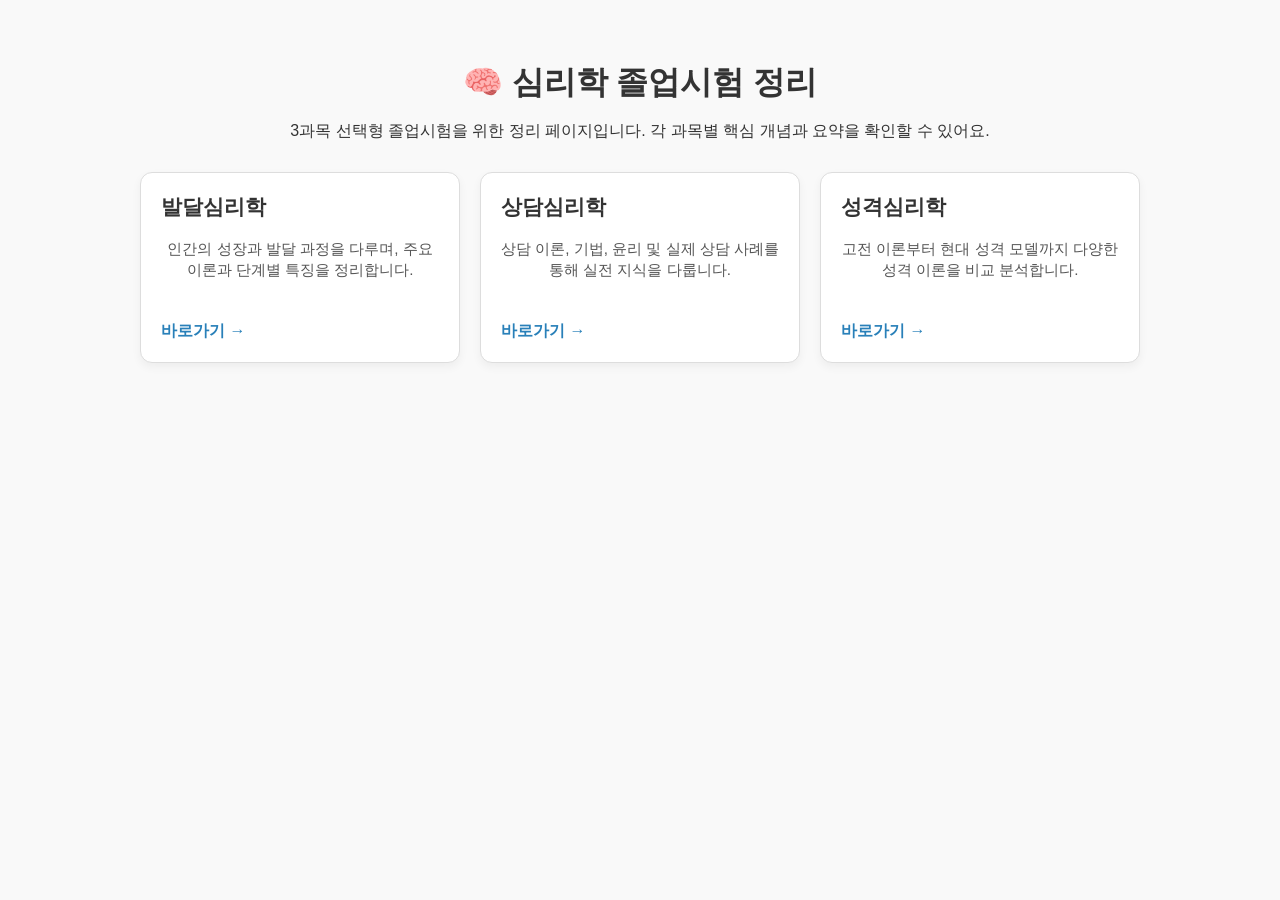
<file: 심리학/index.html>
<!DOCTYPE html>
<html lang="ko">
<head>
  <meta charset="UTF-8">
  <title>심리학 졸업시험 정리</title>
  <link rel="stylesheet" href="style.css">
</head>
<body>
  <h1>🧠 심리학 졸업시험 정리</h1>
  <p>3과목 선택형 졸업시험을 위한 정리 페이지입니다. 각 과목별 핵심 개념과 요약을 확인할 수 있어요.</p>

  <div class="container">
    <div class="card">
      <h2>발달심리학</h2>
      <p>인간의 성장과 발달 과정을 다루며, 주요 이론과 단계별 특징을 정리합니다.</p>
      <a href="development.html">바로가기 →</a>
    </div>
    <div class="card">
      <h2>상담심리학</h2>
      <p>상담 이론, 기법, 윤리 및 실제 상담 사례를 통해 실전 지식을 다룹니다.</p>
      <a href="Counseling.html">바로가기 →</a>
    </div>
    <div class="card">
      <h2>성격심리학</h2>
      <p>고전 이론부터 현대 성격 모델까지 다양한 성격 이론을 비교 분석합니다.</p>
      <a href="Personality.html">바로가기 →</a>
    </div>
  </div>
</body>
</html>
</file>
<file: 심리학/style.css>
body {
  font-family: 'Noto Sans KR', sans-serif;
  background-color: #f9f9f9;
  margin: 0;
  padding: 40px 20px;
  color: #333;
}

h1 {
  text-align: center;
  font-size: 2rem;
  margin-bottom: 10px;
}

p {
  text-align: center;
  font-size: 1rem;
  margin-bottom: 30px;
}

.container {
  max-width: 1000px;
  margin: auto;
  display: grid;
  grid-template-columns: repeat(auto-fit, minmax(280px, 1fr));
  gap: 20px;
}

.card {
  border: 1px solid #ddd;
  border-radius: 12px;
  padding: 20px;
  background-color: #fff;
  box-shadow: 0 4px 10px rgba(0,0,0,0.05);
  transition: transform 0.2s;
}

.card:hover {
  transform: translateY(-5px);
}

.card h2 {
  margin-top: 0;
  font-size: 1.3rem;
}

.card p {
  font-size: 0.95rem;
  color: #555;
}

.card a {
  display: inline-block;
  margin-top: 10px;
  color: #2980b9;
  font-weight: bold;
  text-decoration: none;
}
</file>
